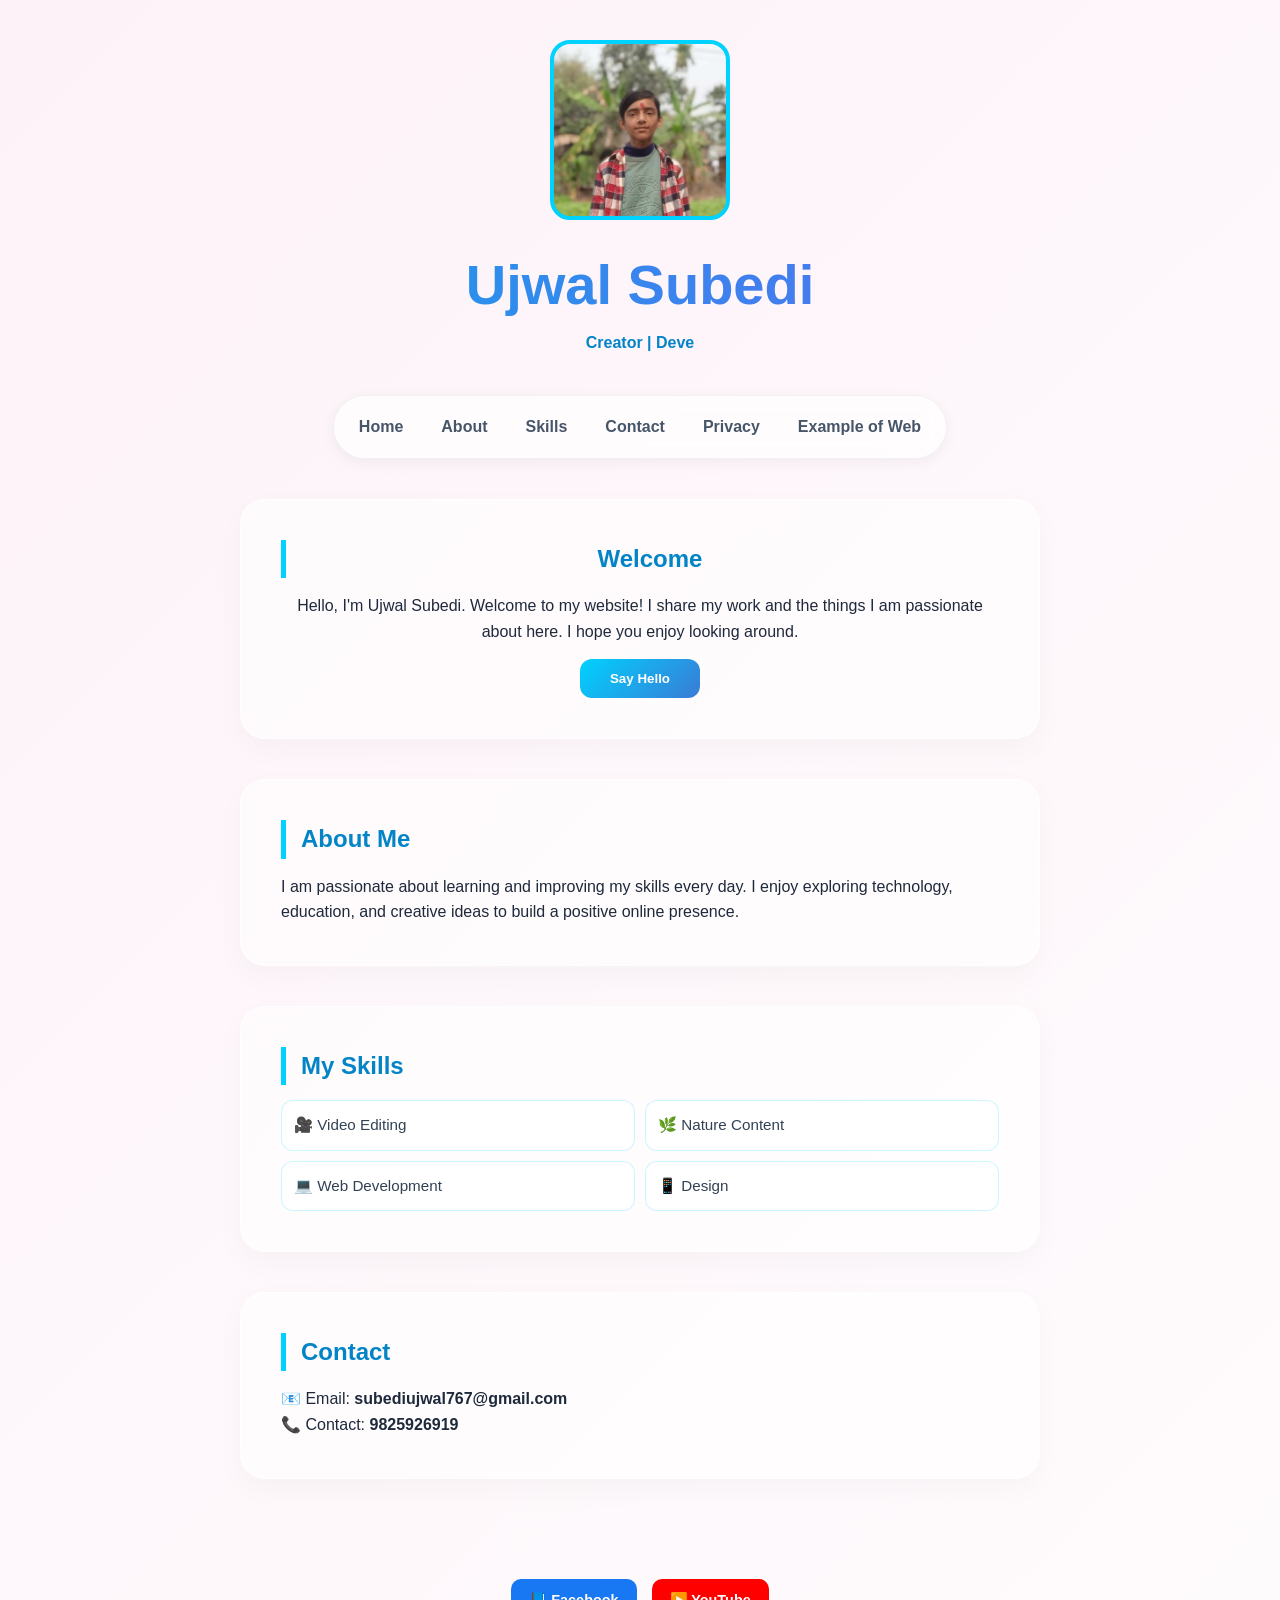
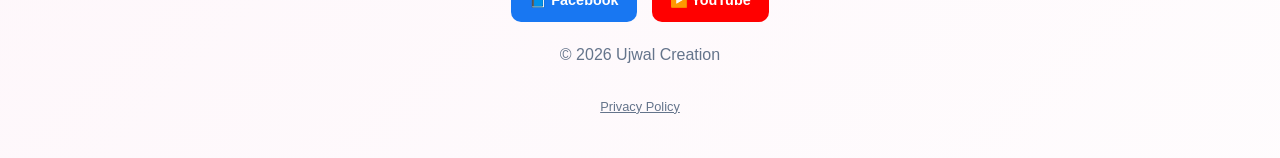
<file: index.html>
<!DOCTYPE html>
<html lang="en">
<head>
  <meta charset="UTF-8">
  <meta name="viewport" content="width=device-width, initial-scale=1.0"
    <meta name="google-site-verification" content="xa2r0VYzRu40EP2S5m-NImyz3rHKT13G8cvzuxsybQc" />
  <title>Ujwal Subedi - Personal Website</title>
    <link rel="icon" type="image/png" href="favicon.png">
  <meta name="description" content="Official website of Ujwal Subedi from Nepal. Explore my skills, projects and creativity.">
  <style>
    /* KEYFRAMES */
    @keyframes fadeIn { from { opacity: 0; transform: translateY(20px); } to { opacity: 1; transform: translateY(0); } }
    @keyframes float { 0%, 100% { transform: translateY(0); } 50% { transform: translateY(-10px); } }
    @keyframes glow { 0%, 100% { box-shadow: 0 0 10px rgba(0, 210, 255, 0.3); } 50% { box-shadow: 0 0 25px rgba(0, 210, 255, 0.6); } }
    @keyframes gradientBG { 0% { background-position: 0% 50%; } 50% { background-position: 100% 50%; } 100% { background-position: 0% 50%; } }

    /* RESET & BASE */
    * { margin: 0; padding: 0; box-sizing: border-box; scroll-behavior: smooth; }
    
    body { 
        background: linear-gradient(-45deg, #f0f9ff, #e0e7ff, #ffffff, #fdf2f8); 
        background-size: 400% 400%;
        animation: gradientBG 15s ease infinite;
        font-family: 'Segoe UI', Tahoma, Geneva, Verdana, sans-serif; 
        color: #1e293b;
        line-height: 1.6;
        padding: 0 15px; /* Side padding for mobile */
    }

    #progress { position: fixed; top: 0; left: 0; height: 4px; background: #00d2ff; width: 0%; z-index: 2000; box-shadow: 0 0 10px #00d2ff; }

    /* PROFILE PICTURE */
    .profile-container { display: flex; justify-content: center; margin-top: 40px; animation: fadeIn 1s ease-out; }
    .pro-pic-square {
        width: 150px; height: 150px; /* Responsive size */
        background: url('favicon.png') center/cover; 
        border: 4px solid #00d2ff; 
        border-radius: 20px; 
        animation: float 4s ease-in-out infinite, glow 3s infinite;
        background-color: #ffffff;
    }

    header { text-align: center; padding: 20px 0; animation: fadeIn 1.2s ease-out; }
    header h1 { font-size: 2.5rem; background: linear-gradient(to right, #0ea5e9, #6366f1); -webkit-background-clip: text; -webkit-text-fill-color: transparent; }
    
    /* NAVIGATION - Responsive Flex */
    nav { 
        position: sticky; top: 10px; z-index: 1000;
        display: flex; justify-content: center; flex-wrap: wrap; gap: 8px; 
        margin: 20px auto; padding: 10px; width: 100%; max-width: fit-content;
        background: rgba(255, 255, 255, 0.7); backdrop-filter: blur(10px); 
        border-radius: 50px; border: 1px solid rgba(0, 0, 0, 0.05);
        box-shadow: 0 4px 15px rgba(0,0,0,0.05);
    }
    nav a { text-decoration: none; color: #475569; font-weight: 600; padding: 6px 12px; transition: 0.3s; font-size: 0.9rem; }
    nav a:hover { color: #00d2ff; background: rgba(0, 210, 255, 0.1); border-radius: 20px; }

    /* SECTIONS */
    section { 
        max-width: 800px; margin: 30px auto; padding: 25px; 
        background: rgba(255, 255, 255, 0.6); border-radius: 25px;
        border: 1px solid rgba(255, 255, 255, 0.8); transition: 0.4s;
        box-shadow: 0 10px 30px rgba(0, 0, 0, 0.03);
    }
    h2 { color: #0284c7; margin-bottom: 15px; font-size: 1.5rem; border-left: 5px solid #00d2ff; padding-left: 15px; }

    /* SKILLS - Responsive Grid */
    ul { list-style: none; display: grid; grid-template-columns: 1fr 1fr; gap: 10px; }
    li { background: rgba(255, 255, 255, 0.8); padding: 12px; border-radius: 12px; border: 1px solid rgba(0, 210, 255, 0.2); color: #334155; font-size: 0.95rem; }

    /* BUTTONS */
    button { background: linear-gradient(135deg, #00d2ff, #3a7bd5); color: white; border: none; padding: 12px 30px; border-radius: 12px; cursor: pointer; font-weight: bold; margin-top: 15px; }

    /* SOCIALS */
    .social { display: flex; flex-wrap: wrap; justify-content: center; gap: 15px; margin: 20px 0; }
    .social a { text-decoration: none; padding: 10px 18px; border-radius: 10px; font-weight: bold; color: white; font-size: 0.9rem; }
    .social a[href*="facebook"] { background: #1877f2; }
    .social a[href*="youtube"] { background: #ff0000; }

    footer { text-align: center; padding: 40px 10px; color: #64748b; }

    #topBtn { position: fixed; bottom: 20px; right: 20px; border-radius: 50%; width: 50px; height: 50px; display: none; background: #00d2ff; color: white; border: none; cursor: pointer; z-index: 1001; }

    /* MEDIA QUERIES FOR LAPTOP/DESKTOP */
    @media (min-width: 768px) {
        body { padding: 0 40px; }
        header h1 { font-size: 3.5rem; }
        section { padding: 40px; margin: 40px auto; }
        .pro-pic-square { width: 180px; height: 180px; }
        nav a { padding: 8px 15px; font-size: 1rem; }
    }

    /* MEDIA QUERIES FOR MOBILE */
    @media (max-width: 480px) {
        header h1 { font-size: 2rem; }
        ul { grid-template-columns: 1fr; } /* Stack skills in one column */
        nav { border-radius: 20px; } /* More square nav for vertical stacking */
        .social a { width: 100%; text-align: center; } /* Social buttons stack on tiny screens */
    }
  </style>
</head>
<body>

<div id="progress"></div>

<div class="profile-container">
    <div class="pro-pic-square"></div>
</div>

<header>
  <h1>Ujwal Subedi</h1>
  <p id="typing" style="color: #0284c7; font-weight: bold; min-height: 25px;"></p>
</header>

<nav>
  <a href="home.html">Home</a>
  <a href="about.html">About</a>
  <a href="ujwal.html">Skills</a>
  <a href="#contact">Contact</a>
  <a href="privacy.html">Privacy</a>
  <a href="shree jhiljhile secondary school.html">Example of Web</a>
</nav>

<section id="home" style="text-align: center;">
  <h2>Welcome</h2>
  <p>Hello, I'm Ujwal Subedi. Welcome to my website! I share my work and the things I am passionate about here. I hope you enjoy looking around.</p>
  <button onclick="showMessage()">Say Hello</button>
</section>

<section id="about">
  <h2>About Me</h2>
  <p>I am passionate about learning and improving my skills every day. I enjoy exploring technology, education, and creative ideas to build a positive online presence.</p>
</section>

<section id="skills">
  <h2>My Skills</h2>
  <ul>
    <li>🎥 Video Editing</li>
    <li>🌿 Nature Content</li>
    <li>💻 Web Development</li>
    <li>📱 Design</li>
  </ul>
</section>

<section id="contact">
  <h2>Contact</h2>
  <p>📧 Email: <strong>subediujwal767@gmail.com</strong></p>
  <p>📞 Contact: <strong>9825926919</strong></p>
</section>

<footer>
  <div class="social">
    <a href="https://www.facebook.com/Mr.ujwalsubedi" target="_blank">📘 Facebook</a>
    <a href="https://www.youtube.com/@Mr.ujwalsubedi" target="_blank">▶️ YouTube</a>
  </div>
  <p>© 2026 Ujwal Creation</p>
  <br>
  <a href="privacy.html" style="color: #64748b; font-size: 0.8rem;">Privacy Policy</a>
</footer>

<button id="topBtn" onclick="topFunction()">↑</button>

<script>
    const text = "Creator | Developer | Passionate Learner";
    let index = 0;
    function typeEffect() {
        if (index < text.length) {
            document.getElementById("typing").innerHTML += text.charAt(index);
            index++;
            setTimeout(typeEffect, 100);
        }
    }
    window.onload = typeEffect;

    window.onscroll = function() {
        let winScroll = document.body.scrollTop || document.documentElement.scrollTop;
        let height = document.documentElement.scrollHeight - document.documentElement.clientHeight;
        let scrolled = (winScroll / height) * 100;
        document.getElementById("progress").style.width = scrolled + "%";
        document.getElementById("topBtn").style.display = (winScroll > 200) ? "block" : "none";
    };

    function topFunction() { window.scrollTo({top: 0, behavior: 'smooth'}); }
    function showMessage() { alert("Hello from Ujwal! 🚀 Thanks for connecting."); }
</script>

</body>
</html>
</file>
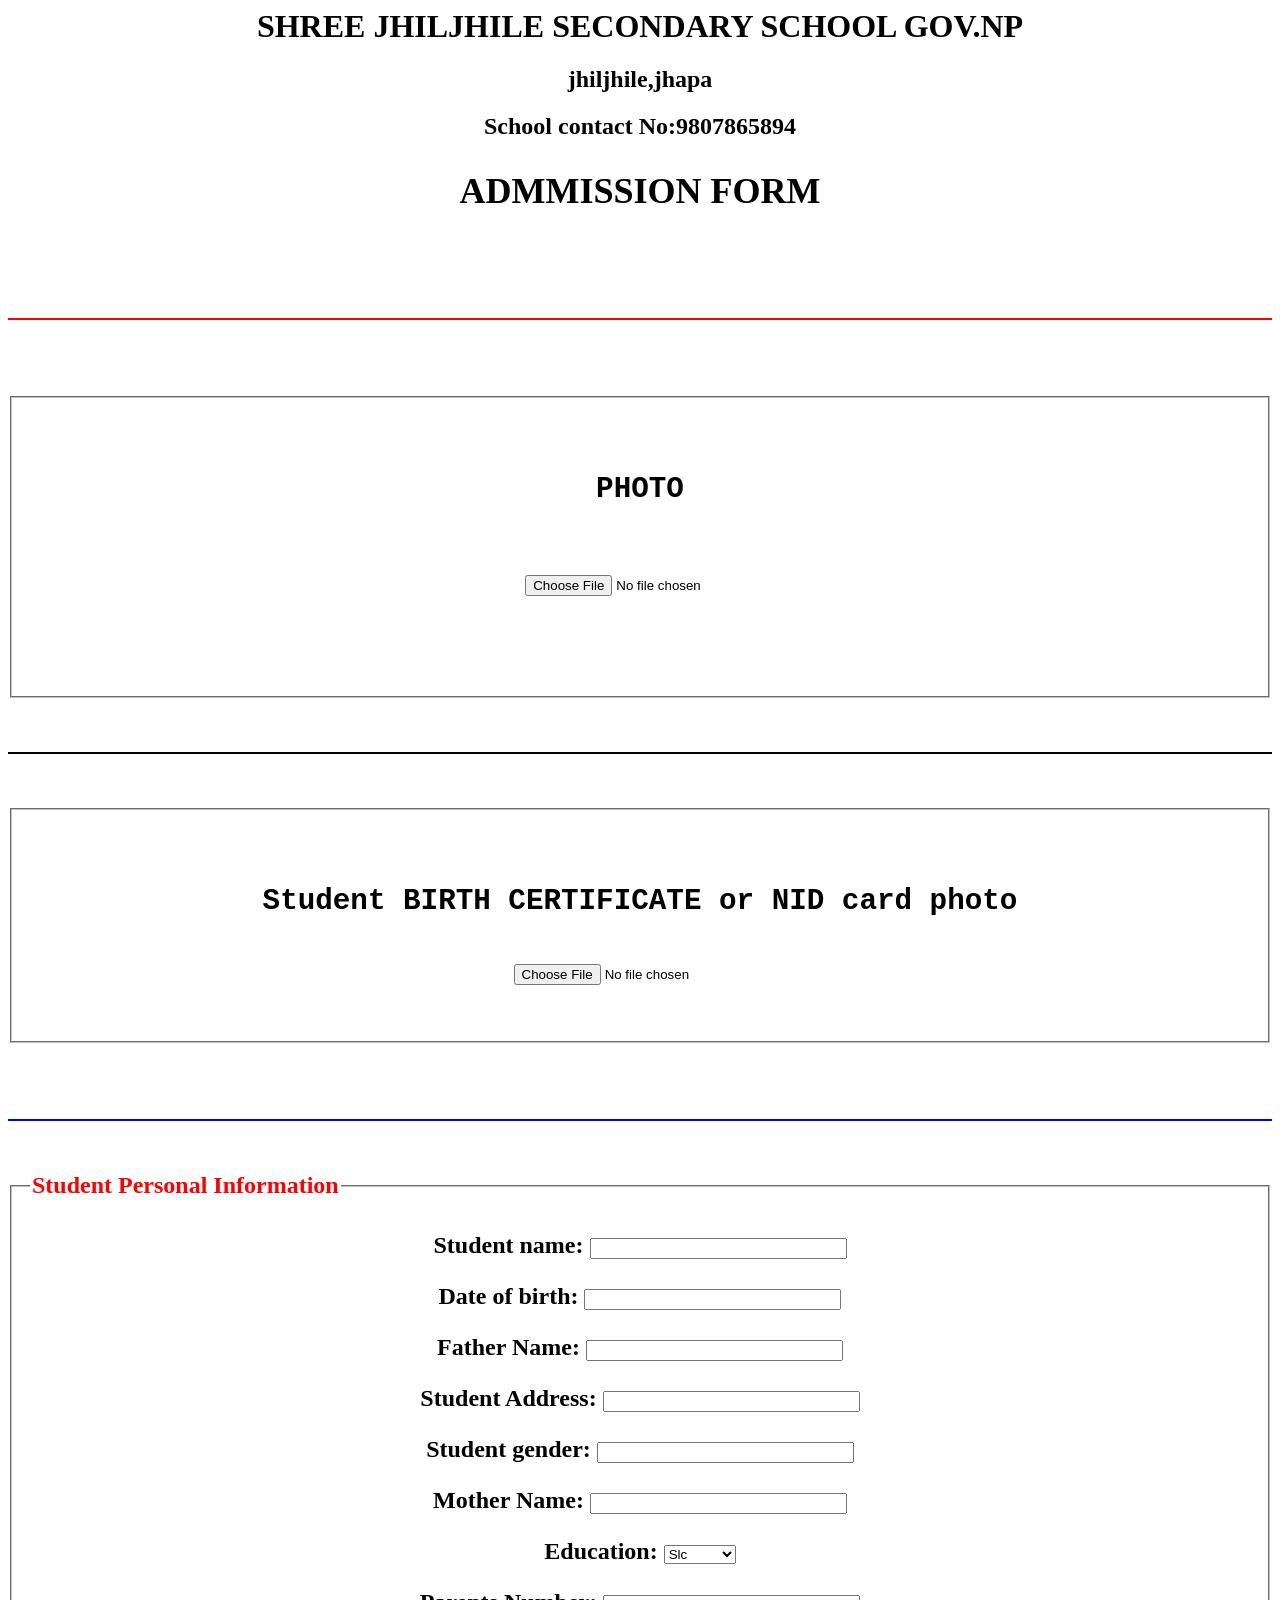
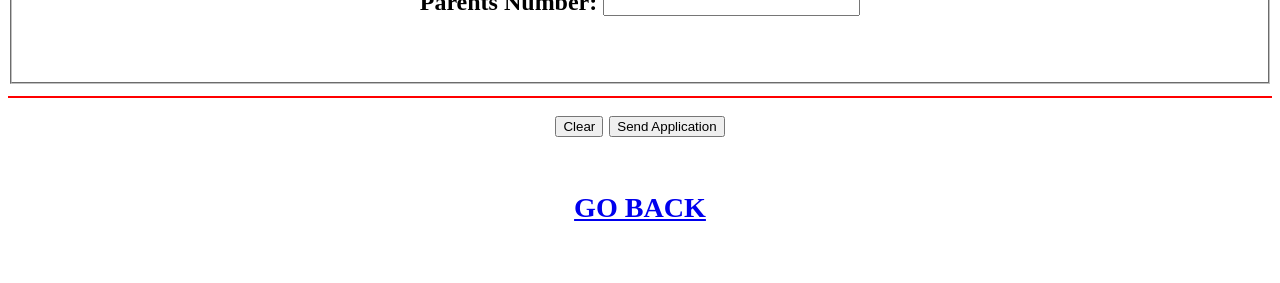
<file: Admission.html>
<html>
<head>
<title>Admission form</title>
<body bg color=yellow>
                              <form action="mailto:example@gmail.com" method="post" enctype="text/plain">
<h1><b><center>SHREE JHILJHILE SECONDARY SCHOOL GOV.NP</center></b></h1>
<h2><center>jhiljhile,jhapa</center></h2>
<h2><center>School contact No:9807865894</center</h2>
<h2><b><center>ADMMISSION FORM</center></b></h2>
<pre>
<br>
                              <hr color=red>

                              <fieldset>
                                                            <h2><center><b>PHOTO</b></center></h2>
                            <center>  <input type="file" id="img" accept="image/*" onchange="preview()">
<br>
<img id="show" width="150">

<script>
function preview() {
  document.getElementById("show").src =
    URL.createObjectURL(document.getElementById("img").files[0]);
}
</script></center>
</fieldset>
                              <hr color=black>
                              <fieldset>
                                                            <h2><center>Student BIRTH CERTIFICATE or NID card photo</center></h2>
<center><input type="file" name="photo" accept="image/png, image/jpeg"></center>
                              </fieldset>

                              <hr color=blue>
</pre><fieldset>
                               <legend align="top"><font color=red> Student Personal Information</font></legend>
<p>           Student name: <input type="text" size=30 Student name="txt_name"maxlength=30></p>
<p>           Date of birth: <input type="text" size=30 Student name="txt_name"maxlength=30></p>
<p>           Father Name: <input type="text" size=30 Student name="txt_name"maxlength=30></p>
<p>           Student Address: <input type="text" size=30 Student name="txt_name"maxlength=30></p>
<p>           Student gender: <input type="text" size=30 Student name="txt_name"maxlength=30></p>
<p>           Mother Name: <input type="text" size=30 Student name="txt_name"maxlength=30></p>
                               <p>
                              <align="left">Education:   <Select>
                                                                                          <option value="PHD">Nursury</option>
                                                                                          <option vlaue="Master">1 class</option>
                                                                                          <option value="Bachelor">2 class</option>
                                                                                          <option value="PLUS TWO">3 class</option>
                                                                                          <option value="PLUS TWO">4 class</option>
                                                                                          <option value="PLUS TWO">5 class</option>
                                                                                          <option value="PLUS TWO">6 class</option>
                                                                                          <option value="PLUS TWO">7 class</option>
                                                                                          <option value="PLUS TWO">8 class</option>
                                                                                          <option value="PLUS TWO">9 class</option>
                                                                                          <option value="SLC"selected>Slc</option>
                                                                                          <option value="PLUS TWO">+1 class</option>
                                                                                          <option value="PLUS TWO">+2 class</option>
                                                            </Select></align>
                              </p>
<p>Parents Number: <input type="text" size=30 Student name="txt_name"maxlength=30></p>
<br>
  </fieldset>
                              <hr color=red>
                               <center>
<center>
<input type="reset" value="Clear">
<input type="submit" value="Send Application">
</center>
        </form>                      
<br>

<h3><center><a href="file:///home/chronos/u-6b2d14703be8ca285597ada55dea3bce17878cc9/MyFiles/Downloads/DOCTYPE.html">GO BACK</a></center></h3>

</body>
</html>
</file>
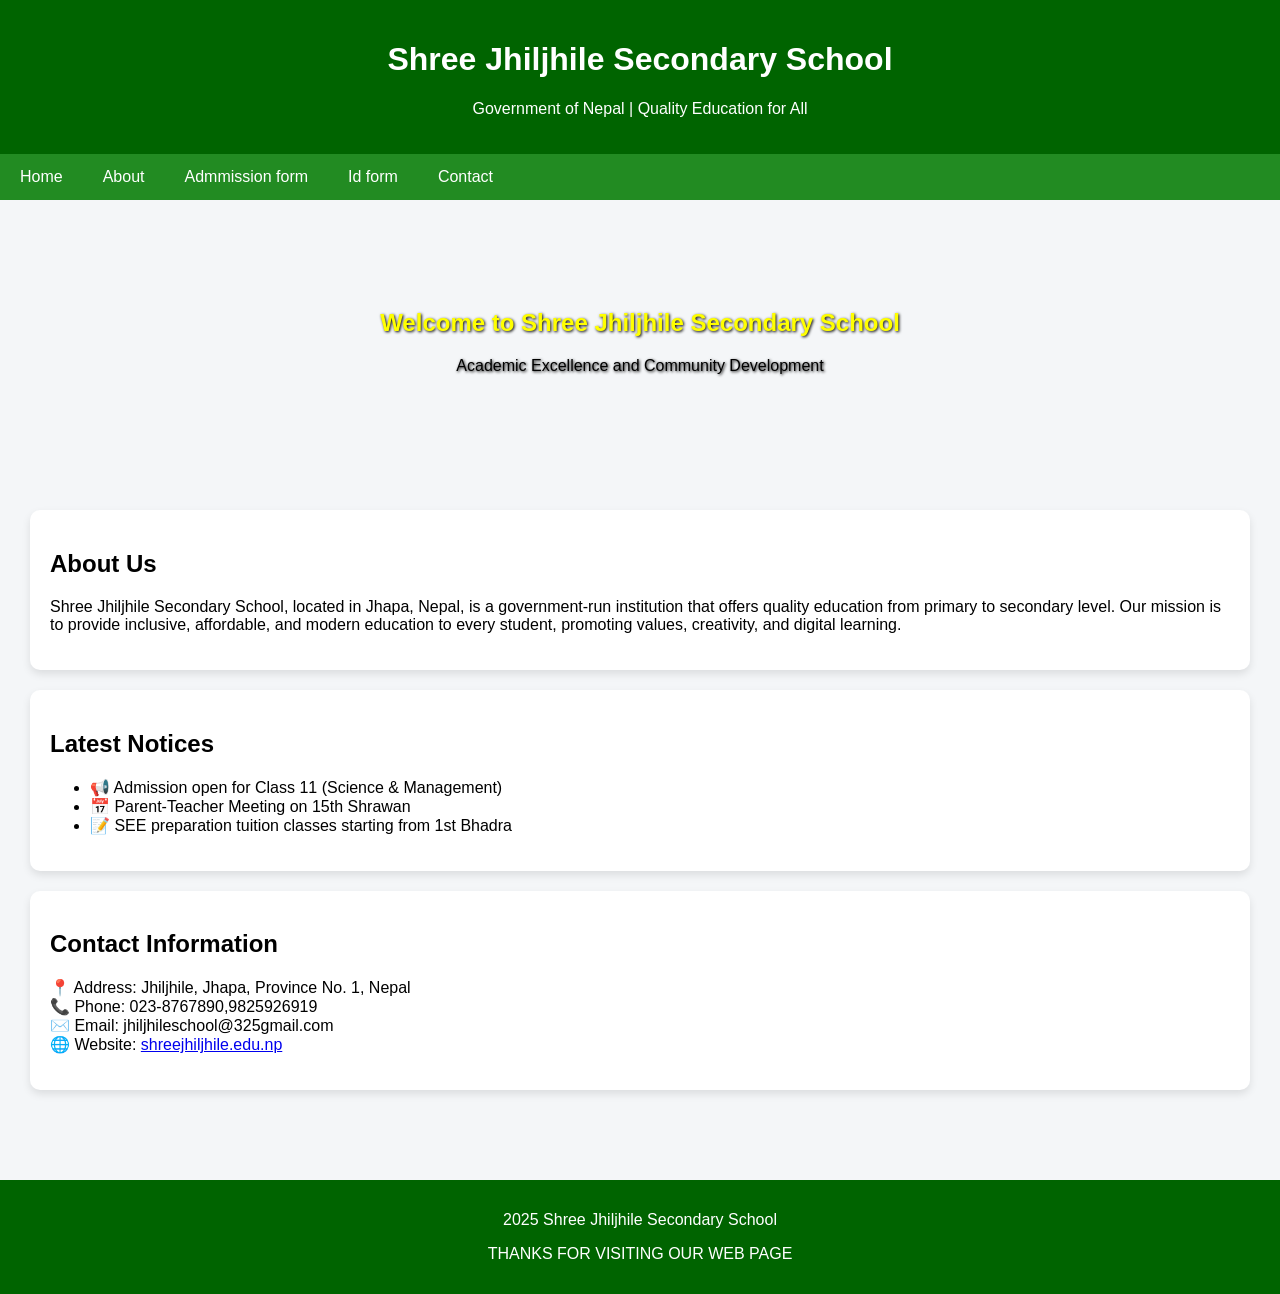
<file: DOCTYPE.html>
<!DOCTYPE html>
<html lang="en">
<head>
    <meta charset="UTF-8">
    <meta name="viewport" content="width=device-width, initial-scale=1.0">
    <title>Shree Jhiljhile Secondary School (gov.np)</title>
    <title>Jhiljhile,jhapa</title>
    <title>Estd=2024</title>
    <style>
        body {
            font-family: 'Segoe UI', sans-serif;
            margin: 0;
            padding: 0;
            background-color: #f4f6f8;
        }

        header {
            background-color: #006400;
            color: white;
            padding: 20px 0;
            text-align: center;
        }

        nav {
            background-color: #228B22;
            overflow: hidden;
        }

        nav a {
            float: left;
            display: block;
            color: white;
            padding: 14px 20px;
            text-decoration: none;
        }

        nav a:hover {
            background-color: #2E8B57;
        }

        .hero {
            <bground color=black> center/cover no-repeat;
            height: 280px;
            display: flex;
            align-items: center;
            justify-content: center;
            color: white;
            text-shadow: 1px 1px 3px #000;
            text-align: center;
        }

        .container {
            padding: 30px;
        }

        .card {
            background-color: white;
            border-radius: 10px;
            padding: 20px;
            margin-bottom: 20px;
            box-shadow: 0 4px 8px rgba(0,0,0,0.1);
        }

        footer {
            background-color: #006400;
            color: white;
            text-align: center;
            padding: 15px;
            margin-top: 40px;
        }
    </style>
</head>
<body>

<header>
    <h1>Shree Jhiljhile Secondary School</h1>
    <p>Government of Nepal | Quality Education for All</p>
</header>

<nav>
    <a href="shree jhiljhile secondary school.html">Home</a>
    <a href="#about">About</a>
    <a href="Admission.html">Admmission form</a>
    <a href="idcard.html">Id form</a>
    <a href="#contact">Contact</a>
</nav>

<div class="hero" id="home">
    <div>
        <h2><font color=yellow>Welcome to Shree Jhiljhile Secondary School</font></h2>
        <p><font color=sky blue>Academic Excellence and Community Development</font></p>
    </div>
</div>

<div class="container">
    <div class="card" id="about">
        <h2>About Us</h2>
        <p>Shree Jhiljhile Secondary School, located in Jhapa, Nepal, is a government-run institution that offers quality education from primary to secondary level. Our mission is to provide inclusive, affordable, and modern education to every student, promoting values, creativity, and digital learning.</p>
    </div>

    <div class="card" id="notice">
        <h2>Latest Notices</h2>
        <ul>
            <li>📢 Admission open for Class 11 (Science & Management)</li>
            <li>📅 Parent-Teacher Meeting on 15th Shrawan</li>
            <li>📝 SEE preparation tuition classes starting from 1st Bhadra</li>
        </ul>
    </div>

    <div class="card" id="contact">
        <h2>Contact Information</h2>
        <p>
            📍 Address: Jhiljhile, Jhapa, Province No. 1, Nepal<br>
            📞 Phone: 023-8767890,9825926919<br>
            ✉️ Email: jhiljhileschool@325gmail.com<br>
            🌐 Website: <a href="https://shreejhiljhile.edu.np" target="_blank">shreejhiljhile.edu.np</a>
        </p>
    </div>
</div>

<footer>
    <p> 2025 Shree Jhiljhile Secondary School </p>
    <p> THANKS FOR VISITING OUR WEB PAGE</p>
</footer>

</body>
</html>
</file>
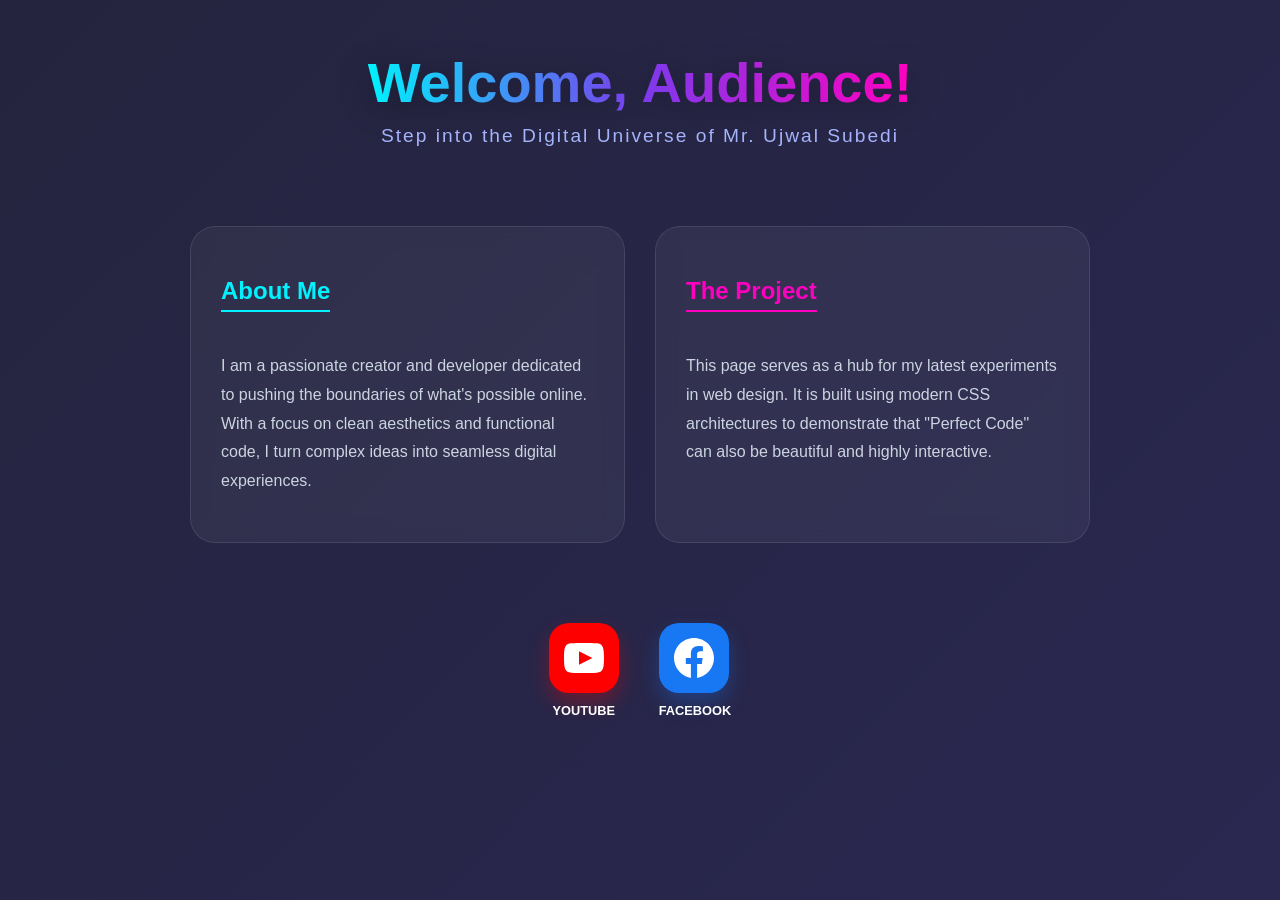
<file: home.html>
<!DOCTYPE html>
<html lang="en">
<head>
    <meta charset="UTF-8">
    <meta name="viewport" content="width=device-width, initial-scale=1.0">
    <title>Home Page</title>
    <style>
        /* Global Animations */
        @keyframes bgGradient {
            0% { background-position: 0% 50%; }
            50% { background-position: 100% 50%; }
            100% { background-position: 0% 50%; }
        }

        @keyframes float {
            0%, 100% { transform: translateY(0) rotate(0deg); }
            50% { transform: translateY(-20px) rotate(1deg); }
        }

        @keyframes glow {
            0%, 100% { box-shadow: 0 0 20px rgba(255, 0, 255, 0.2); }
            50% { box-shadow: 0 0 40px rgba(0, 255, 255, 0.4); }
        }

        * { cursor: default; box-sizing: border-box; }

        .card:hover {
            transform: scale(1.03) translateY(-5px) !important;
            background: rgba(255, 255, 255, 0.1) !important;
            border: 1px solid rgba(0, 255, 255, 0.5) !important;
        }

        .social-icon:hover {
            transform: scale(1.2) rotate(15deg);
            filter: brightness(1.2);
        }
    </style>
</head>
<body style="margin: 0; min-height: 100vh; font-family: 'Segoe UI', sans-serif; background: linear-gradient(-45deg, #0f0c29, #302b63, #24243e); background-size: 400% 400%; animation: bgGradient 15s ease infinite; color: white; display: flex; flex-direction: column; align-items: center; padding: 50px 20px;">

    <header style="text-align: center; margin-bottom: 60px; animation: float 6s ease-in-out infinite;">
        <h1 style="font-size: 3.5rem; margin: 0; background: linear-gradient(to right, #00f2fe, #7c3aed, #ff00c1); -webkit-background-clip: text; -webkit-text-fill-color: transparent; filter: drop-shadow(0 5px 15px rgba(0,0,0,0.3));">
            Welcome, Audience!
        </h1>
        <p style="font-size: 1.2rem; color: #a5b4fc; margin-top: 10px; letter-spacing: 2px;">Step into the Digital Universe of Mr. Ujwal Subedi</p>
    </header>

    <main style="max-width: 900px; width: 100%; display: grid; grid-template-columns: repeat(auto-fit, minmax(300px, 1fr)); gap: 30px;">
        
        <section class="card" onclick="triggerMagic('about')" style="background: rgba(255,255,255,0.05); padding: 30px; border-radius: 25px; border: 1px solid rgba(255,255,255,0.1); backdrop-filter: blur(10px); transition: all 0.4s ease; animation: glow 4s infinite;">
            <h2 style="color: #00f2fe; border-bottom: 2px solid #00f2fe; display: inline-block; padding-bottom: 5px;">About Me</h2>
            <p style="line-height: 1.8; color: #cbd5e1; margin-top: 20px;">
                I am a passionate creator and developer dedicated to pushing the boundaries of what's possible online. 
                With a focus on clean aesthetics and functional code, I turn complex ideas into seamless digital experiences.
            </p>
        </section>

        <section class="card" onclick="triggerMagic('page')" style="background: rgba(255,255,255,0.05); padding: 30px; border-radius: 25px; border: 1px solid rgba(255,255,255,0.1); backdrop-filter: blur(10px); transition: all 0.4s ease; animation: glow 4s infinite 1s;">
            <h2 style="color: #ff00c1; border-bottom: 2px solid #ff00c1; display: inline-block; padding-bottom: 5px;">The Project</h2>
            <p style="line-height: 1.8; color: #cbd5e1; margin-top: 20px;">
                This page serves as a hub for my latest experiments in web design. It is built using modern CSS architectures 
                to demonstrate that "Perfect Code" can also be beautiful and highly interactive.
            </p>
        </section>

    </main>

    <div style="margin-top: 80px; display: flex; gap: 40px; align-items: center;">
        
        <a href="https://www.youtube.com/@Mr.ujwalsubedi" target="_blank" class="social-icon" style="text-decoration: none; transition: all 0.3s ease;">
            <div style="background: #ff0000; width: 70px; height: 70px; border-radius: 20px; display: flex; align-items: center; justify-content: center; box-shadow: 0 10px 20px rgba(255,0,0,0.3);">
                <svg width="40" height="40" fill="white" viewBox="0 0 24 24"><path d="M19.615 3.184c-3.604-.246-11.631-.245-15.23 0-3.897.266-4.356 2.62-4.385 8.816.029 6.185.484 8.549 4.385 8.816 3.6.245 11.626.246 15.23 0 3.897-.266 4.356-2.62 4.385-8.816-.029-6.185-.484-8.549-4.385-8.816zm-10.615 12.816v-8l8 3.993-8 4.007z"/></svg>
            </div>
            <p style="color: white; text-align: center; margin-top: 10px; font-weight: bold; font-size: 0.8rem;">YOUTUBE</p>
        </a>

        <a href="https://www.facebook.com/Mr.ujwalsubedi" target="_blank" class="social-icon" style="text-decoration: none; transition: all 0.3s ease;">
            <div style="background: #1877f2; width: 70px; height: 70px; border-radius: 20px; display: flex; align-items: center; justify-content: center; box-shadow: 0 10px 20px rgba(24,119,242,0.3);">
                <svg width="40" height="40" fill="white" viewBox="0 0 24 24"><path d="M24 12.073c0-6.627-5.373-12-12-12s-12 5.373-12 12c0 5.99 4.388 10.954 10.125 11.854v-8.385H7.078v-3.47h3.047V9.43c0-3.007 1.792-4.669 4.533-4.669 1.312 0 2.686.235 2.686.235v2.953H15.83c-1.491 0-1.956.925-1.956 1.874v2.25h3.328l-.532 3.47h-2.796v8.385C19.612 23.027 24 18.062 24 12.073z"/></svg>
            </div>
            <p style="color: white; text-align: center; margin-top: 10px; font-weight: bold; font-size: 0.8rem;">FACEBOOK</p>
        </a>

    </div>

    <div id="status-msg" style="margin-top: 50px; color: #00f2fe; font-family: monospace; opacity: 0; transition: opacity 0.5s;">
        System: Exploring section details...
    </div>

    <script>
        function triggerMagic(type) {
            const msg = document.getElementById('status-msg');
            msg.style.opacity = '1';
            
            if(type === 'about') {
                msg.innerText = "System: Accessing Ujwal's personal database...";
                msg.style.color = "#00f2fe";
            } else {
                msg.innerText = "System: Analyzing page architecture...";
                msg.style.color = "#ff00c1";
            }

            setTimeout(() => {
                msg.style.opacity = '0';
            }, 3000);
        }
    </script>

</body>
</html>
</file>
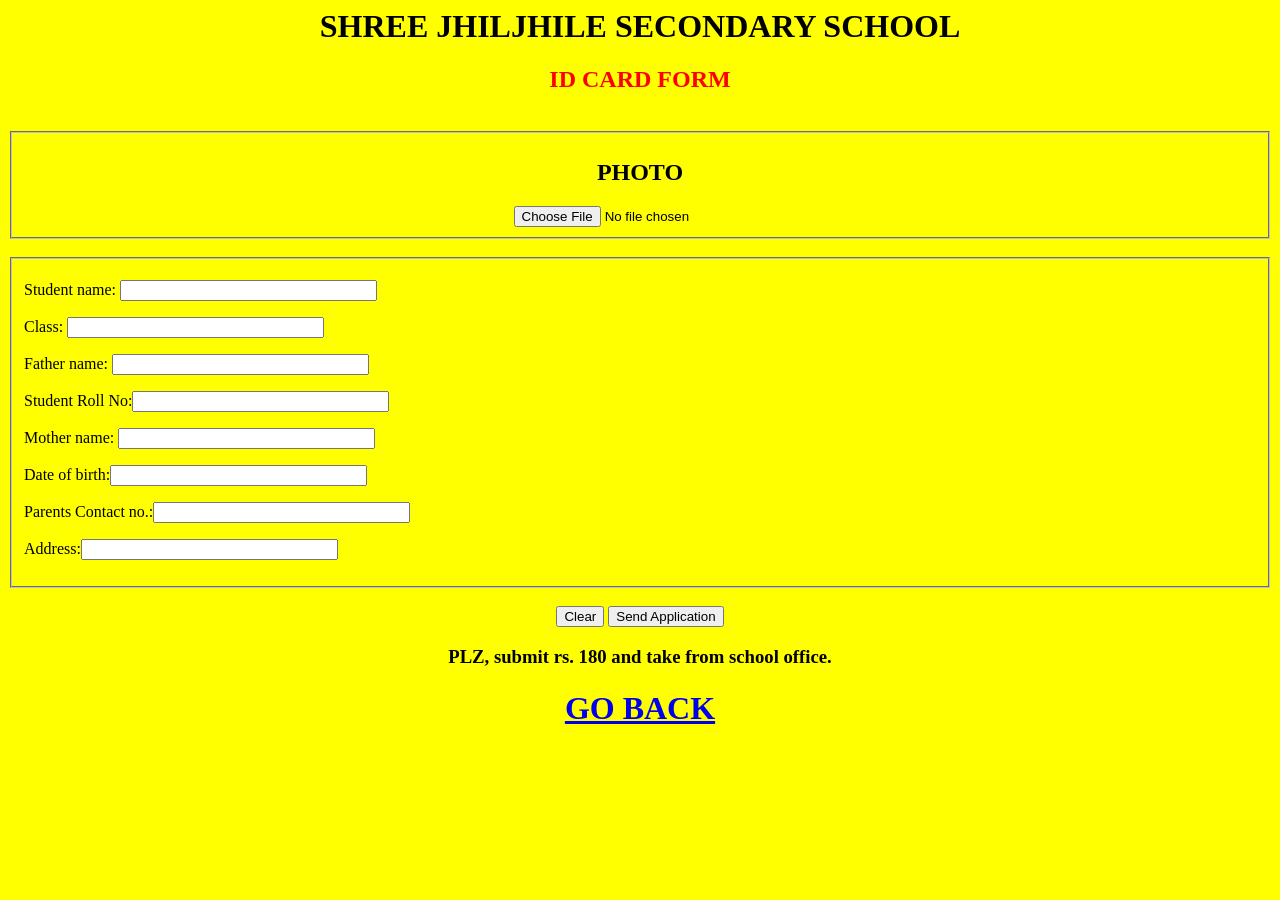
<file: idcard.html>
<html>
<head>
<title>Id Card form</title>
<body bgcolor=yellow>
                                                           <form action="mailto:example@gmail.com" method="post" enctype="text/plain">
<h1><center>SHREE JHILJHILE SECONDARY SCHOOL</center></h1>
<h2><font color=red><center>ID CARD FORM</center></font></h2>
<br>
<fieldset>
                                                            <h2><center><b>PHOTO</b></center></h2>
                            <center>  <input type="file" id="img" accept="image/*" onchange="preview()">
<br>
<img id="show" width="150">

<script>
function preview() {
  document.getElementById("show").src =
    URL.createObjectURL(document.getElementById("img").files[0]);
}
</script></center>
</fieldset>
<br>
                              <fieldset>
<p>Student name: <input type="text" size=30 Student name="txt_name"maxlength=30></p>
<p>Class:        <input type="text" size=30 Class="txt_classmaxlength=30></p>
<p>Date of birth: <input type="text" size=30 Contact no.="txt_name"maxlength=30</p> 
<p>Father name:  <input type="text" size=30 Father name="txt_name"maxlength=30</p>                                                       
<p>Student Roll No:<input type="text" size=30 Student name:="txt_name"maxlength=30></p>
<p>Mother name:  <input type="text" size=30 Mother name="txt_name"maxlength=30 </p>
<p>Date of birth:<input type="text" size=30 Contact no.="txt_name"maxlength=30</p> 
<p>Parents Contact no.:<input type="text" size=30 Contact no.="txt_name"maxlength=30</p>
<p>Address:<input type="text" size=30 Address="txt_name"maxlength=30</p>
                         </fieldset>
<br>
                               <center>
<center>
<input type="reset" value="Clear">
<input type="submit" value="Send Application">
</center>
</form>                      
<h3>PLZ, submit rs. 180 and take from school office.
<br>
<h1><center><a href="file:///home/chronos/u-6b2d14703be8ca285597ada55dea3bce17878cc9/MyFiles/Downloads/DOCTYPE.html">GO BACK</a></center></h1>
</body>
</html>
</file>
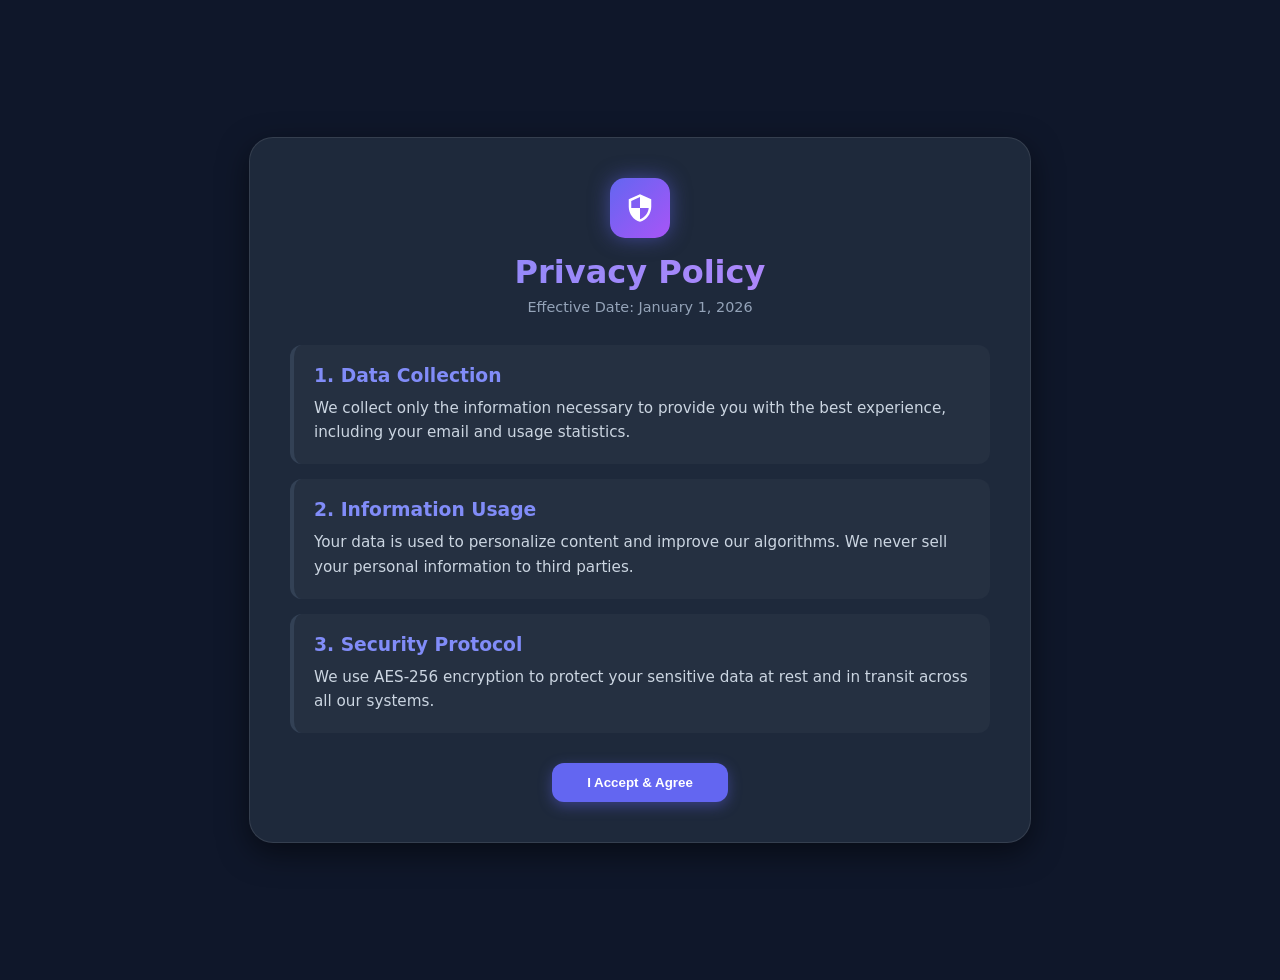
<file: privacy.html>
<!DOCTYPE html>
<html lang="en">
<head>
    <meta charset="UTF-8">
    <meta name="viewport" content="width=device-width, initial-scale=1.0">
    <title>Privacy Policy</title>
    <style>
        /* Floating Animation for the Card */
        @keyframes float {
            0% { transform: translateY(0px); }
            50% { transform: translateY(-10px); }
            100% { transform: translateY(0px); }
        }

        /* Smooth Fade-in for Content */
        @keyframes fadeIn {
            from { opacity: 0; transform: scale(0.95); }
            to { opacity: 1; transform: scale(1); }
        }

        .policy-card:hover {
            box-shadow: 0 15px 35px rgba(99, 102, 241, 0.3) !important;
        }

        .section-box {
            transition: all 0.3s ease;
            cursor: pointer;
        }

        .section-box:hover {
            background: rgba(99, 102, 241, 0.05);
            border-left: 4px solid #6366f1 !important;
        }
    </style>
</head>
<body style="margin: 0; padding: 40px; font-family: 'Inter', system-ui, -apple-system, sans-serif; background: #0f172a; color: #f8fafc; display: flex; justify-content: center; align-items: center; min-height: 100vh;">

    <div class="policy-card" style="max-width: 700px; background: #1e293b; border-radius: 24px; padding: 40px; box-shadow: 0 10px 30px rgba(0,0,0,0.5); animation: fadeIn 0.8s ease-out, float 5s ease-in-out infinite; border: 1px solid rgba(255,255,255,0.1);">
        
        <header style="text-align: center; margin-bottom: 30px;">
            <div style="background: linear-gradient(135deg, #6366f1 0%, #a855f7 100%); width: 60px; height: 60px; border-radius: 15px; display: flex; align-items: center; justify-content: center; margin: 0 auto 15px; box-shadow: 0 0 20px rgba(99, 102, 241, 0.5);">
                <svg width="30" height="30" fill="white" viewBox="0 0 24 24"><path d="M12 1L3 5v6c0 5.55 3.84 10.74 9 12 5.16-1.26 9-6.45 9-12V5l-9-4zm0 10.99h7c-.53 4.12-3.28 7.79-7 8.94V12H5V6.3l7-3.11v8.8z"/></svg>
            </div>
            <h1 style="margin: 0; font-size: 2rem; background: linear-gradient(to right, #818cf8, #c084fc); -webkit-background-clip: text; -webkit-text-fill-color: transparent;">Privacy Policy</h1>
            <p id="updateTime" style="color: #94a3b8; font-size: 0.9rem; margin-top: 8px;">Effective Date: January 1, 2026</p>
        </header>

        <div style="display: flex; flex-direction: column; gap: 15px;">
            
            <div class="section-box" onclick="highlightSection(this)" style="padding: 20px; background: rgba(255,255,255,0.03); border-radius: 12px; border-left: 4px solid #334155;">
                <h3 style="margin: 0 0 10px 0; color: #818cf8;">1. Data Collection</h3>
                <p style="margin: 0; font-size: 0.95rem; color: #cbd5e1; line-height: 1.6;">We collect only the information necessary to provide you with the best experience, including your email and usage statistics.</p>
            </div>

            <div class="section-box" onclick="highlightSection(this)" style="padding: 20px; background: rgba(255,255,255,0.03); border-radius: 12px; border-left: 4px solid #334155;">
                <h3 style="margin: 0 0 10px 0; color: #818cf8;">2. Information Usage</h3>
                <p style="margin: 0; font-size: 0.95rem; color: #cbd5e1; line-height: 1.6;">Your data is used to personalize content and improve our algorithms. We never sell your personal information to third parties.</p>
            </div>

            <div class="section-box" onclick="highlightSection(this)" style="padding: 20px; background: rgba(255,255,255,0.03); border-radius: 12px; border-left: 4px solid #334155;">
                <h3 style="margin: 0 0 10px 0; color: #818cf8;">3. Security Protocol</h3>
                <p style="margin: 0; font-size: 0.95rem; color: #cbd5e1; line-height: 1.6;">We use AES-256 encryption to protect your sensitive data at rest and in transit across all our systems.</p>
            </div>

        </div>

        <div style="margin-top: 30px; text-align: center;">
            <button onclick="acceptPolicy()" style="background: #6366f1; color: white; border: none; padding: 12px 35px; border-radius: 12px; font-weight: 600; cursor: pointer; transition: all 0.3s ease; box-shadow: 0 4px 14px rgba(99, 102, 241, 0.4);">
                I Accept & Agree
            </button>
        </div>

    </div>

    <script>
        // Function to highlight sections on click
        function highlightSection(element) {
            // Reset all sections
            const sections = document.querySelectorAll('.section-box');
            sections.forEach(s => {
                s.style.background = 'rgba(255,255,255,0.03)';
                s.style.transform = 'scale(1)';
            });
            
            // Highlight current section
            element.style.background = 'rgba(99, 102, 241, 0.15)';
            element.style.transform = 'scale(1.02)';
            
            console.log("Reading section: " + element.querySelector('h3').innerText);
        }

        // Acceptance function
        function acceptPolicy() {
            const btn = document.querySelector('button');
            btn.innerHTML = '✓ Policy Accepted';
            btn.style.background = '#22c55e';
            btn.style.transform = 'scale(0.95)';
            
            const date = new Date().toLocaleDateString();
            document.getElementById('updateTime').innerText = 'Accepted on: ' + date;
            
            setTimeout(() => {
                alert("Thank you! Your privacy preferences have been saved.");
            }, 300);
        }
    </script>
</body>
</html>
</file>
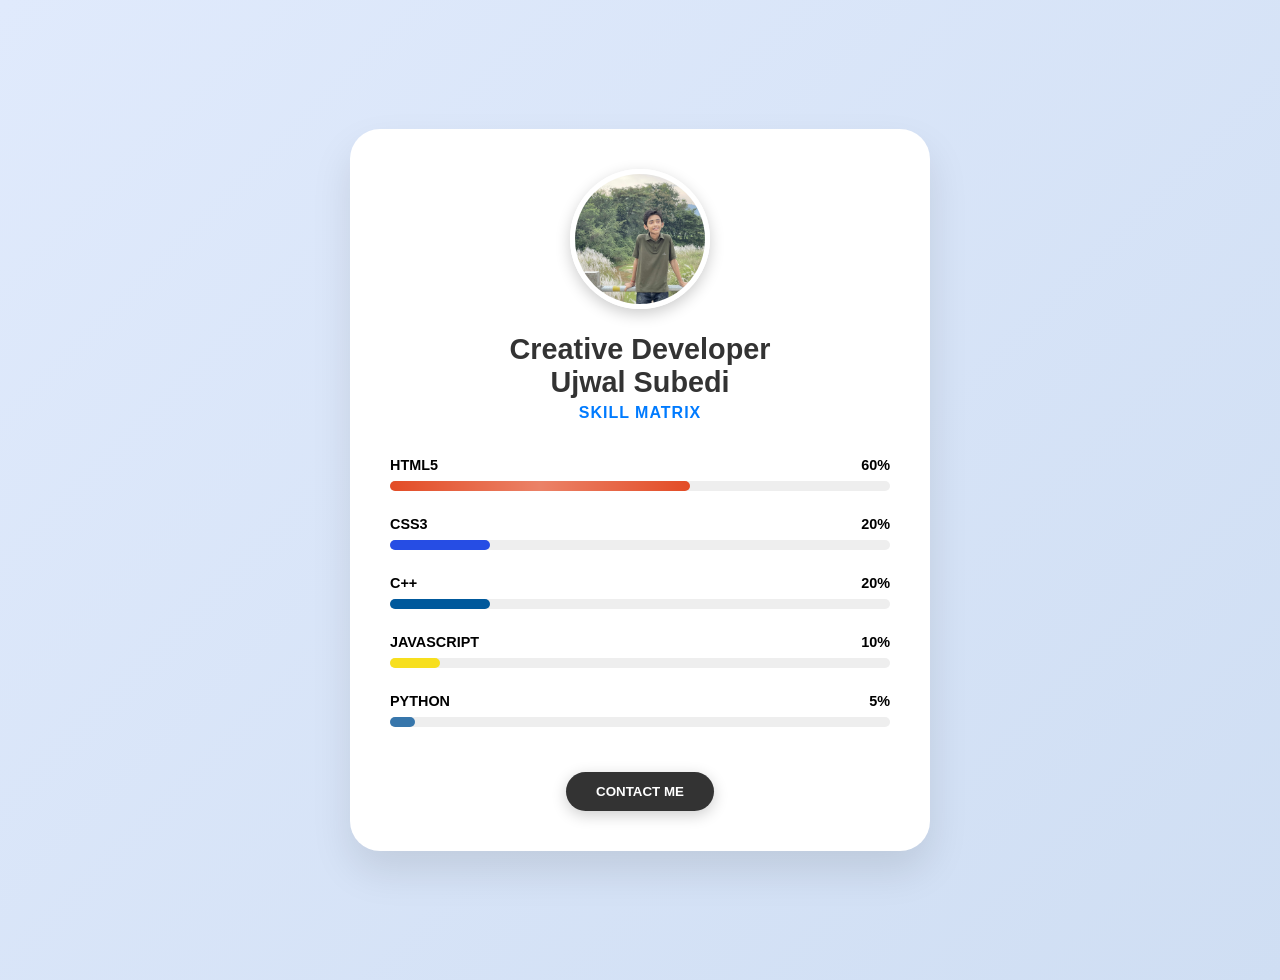
<file: ujwal.html>
<!DOCTYPE html>
<html lang="en">
<head>
    <meta charset="UTF-8">
    <meta name="viewport" content="width=device-width, initial-scale=1.0">
    <title>Skill Profile</title>
    <style>
        /* Keyframe for the entrance of the card */
        @keyframes slideUp {
            from { opacity: 0; transform: translateY(30px); }
            to { opacity: 1; transform: translateY(0); }
        }

        /* Keyframe for the progress bars growth */
        @keyframes growBar {
            from { width: 0%; }
        }

        /* Pulse animation for the profile photo */
        @keyframes pulse {
            0% { box-shadow: 0 0 0 0px rgba(0, 123, 255, 0.4); }
            70% { box-shadow: 0 0 0 15px rgba(0, 123, 255, 0); }
            100% { box-shadow: 0 0 0 0px rgba(0, 123, 255, 0); }
        }

        /* Hover effect for the skill rows */
        .skill-row {
            transition: transform 0.3s ease;
            cursor: default;
        }
        .skill-row:hover {
            transform: translateX(10px);
        }
    </style>
</head>
<body style="margin: 0; padding: 40px; font-family: 'Segoe UI', sans-serif; background: linear-gradient(135deg, #e0eafc 0%, #cfdef3 100%); min-height: 100vh; display: flex; align-items: center; justify-content: center;">

    <section style="width: 100%; max-width: 500px; background: white; padding: 40px; border-radius: 30px; box-shadow: 0 20px 40px rgba(0,0,0,0.1); text-align: center; animation: slideUp 0.8s ease-out forwards;">
        
        <div style="position: relative; display: inline-block; margin-bottom: 20px;">
            <img src="sss.jpg" alt="Profile" 
                 style="width: 130px; height: 130px; border-radius: 50%; object-fit: cover; border: 5px solid white; box-shadow: 0 5px 15px rgba(0,0,0,0.2); animation: pulse 2s infinite;">
        </div>
        
        <h2 style="margin: 0; font-size: 1.8rem; color: #333;">Creative Developer <br> Ujwal Subedi</h2>
        <p style="color: #007bff; font-weight: 600; margin-top: 5px; margin-bottom: 35px; letter-spacing: 1px;">SKILL MATRIX</p>

        <div style="text-align: left;">
            
            <div class="skill-row" style="margin-bottom: 25px;">
                <div style="display: flex; justify-content: space-between; margin-bottom: 8px; font-size: 0.9rem; font-weight: bold;">
                    <span>HTML5</span>
                    <span>60%</span>
                </div>
                <div style="background: #eee; border-radius: 20px; height: 10px;">
                    <div style="width: 60%; height: 100%; background: #e34c26; border-radius: 20px; animation: growBar 1.5s cubic-bezier(0.17, 0.67, 0.83, 0.67); position: relative;">
                        <div style="position: absolute; top: 0; right: 0; bottom: 0; left: 0; background: linear-gradient(90deg, transparent, rgba(255,255,255,0.3), transparent); animation: shine 2s infinite;"></div>
                    </div>
                </div>
            </div>

            <div class="skill-row" style="margin-bottom: 25px;">
                <div style="display: flex; justify-content: space-between; margin-bottom: 8px; font-size: 0.9rem; font-weight: bold;">
                    <span>CSS3</span>
                    <span>20%</span>
                </div>
                <div style="background: #eee; border-radius: 20px; height: 10px;">
                    <div style="width: 20%; height: 100%; background: #264de4; border-radius: 20px; animation: growBar 1.5s ease-out;"></div>
                </div>
            </div>

            <div class="skill-row" style="margin-bottom: 25px;">
                <div style="display: flex; justify-content: space-between; margin-bottom: 8px; font-size: 0.9rem; font-weight: bold;">
                    <span>C++</span>
                    <span>20%</span>
                </div>
                <div style="background: #eee; border-radius: 20px; height: 10px;">
                    <div style="width: 20%; height: 100%; background: #00599c; border-radius: 20px; animation: growBar 1.5s ease-out;"></div>
                </div>
            </div>

            <div class="skill-row" style="margin-bottom: 25px;">
                <div style="display: flex; justify-content: space-between; margin-bottom: 8px; font-size: 0.9rem; font-weight: bold;">
                    <span>JAVASCRIPT</span>
                    <span>10%</span>
                </div>
                <div style="background: #eee; border-radius: 20px; height: 10px;">
                    <div style="width: 10%; height: 100%; background: #f7df1e; border-radius: 20px; animation: growBar 1.5s ease-out;"></div>
                </div>
            </div>

            <div class="skill-row" style="margin-bottom: 25px;">
                <div style="display: flex; justify-content: space-between; margin-bottom: 8px; font-size: 0.9rem; font-weight: bold;">
                    <span>PYTHON</span>
                    <span>5%</span>
                </div>
                <div style="background: #eee; border-radius: 20px; height: 10px;">
                    <div style="width: 5%; height: 100%; background: #3776ab; border-radius: 20px; animation: growBar 1.5s ease-out;"></div>
                </div>
            </div>

        </div>

        <button onclick="alert('Thank you for visiting! Let\'s build something great. for contact me use this phone number:9825926919 or use this email:subediujwal767@gmail.com')" 
                style="margin-top: 20px; background: #333; color: white; border: none; padding: 12px 30px; border-radius: 50px; font-weight: bold; cursor: pointer; transition: all 0.3s ease; box-shadow: 0 4px 15px rgba(0,0,0,0.2);">
            CONTACT ME
        </button>

    </section>

    <script>
        // Optional: Trigger a console message when profile is loaded
        window.onload = () => {
            console.log("Skill Sheet Animated & Ready!");
        };
    </script>
</body>
</html>
</file>
